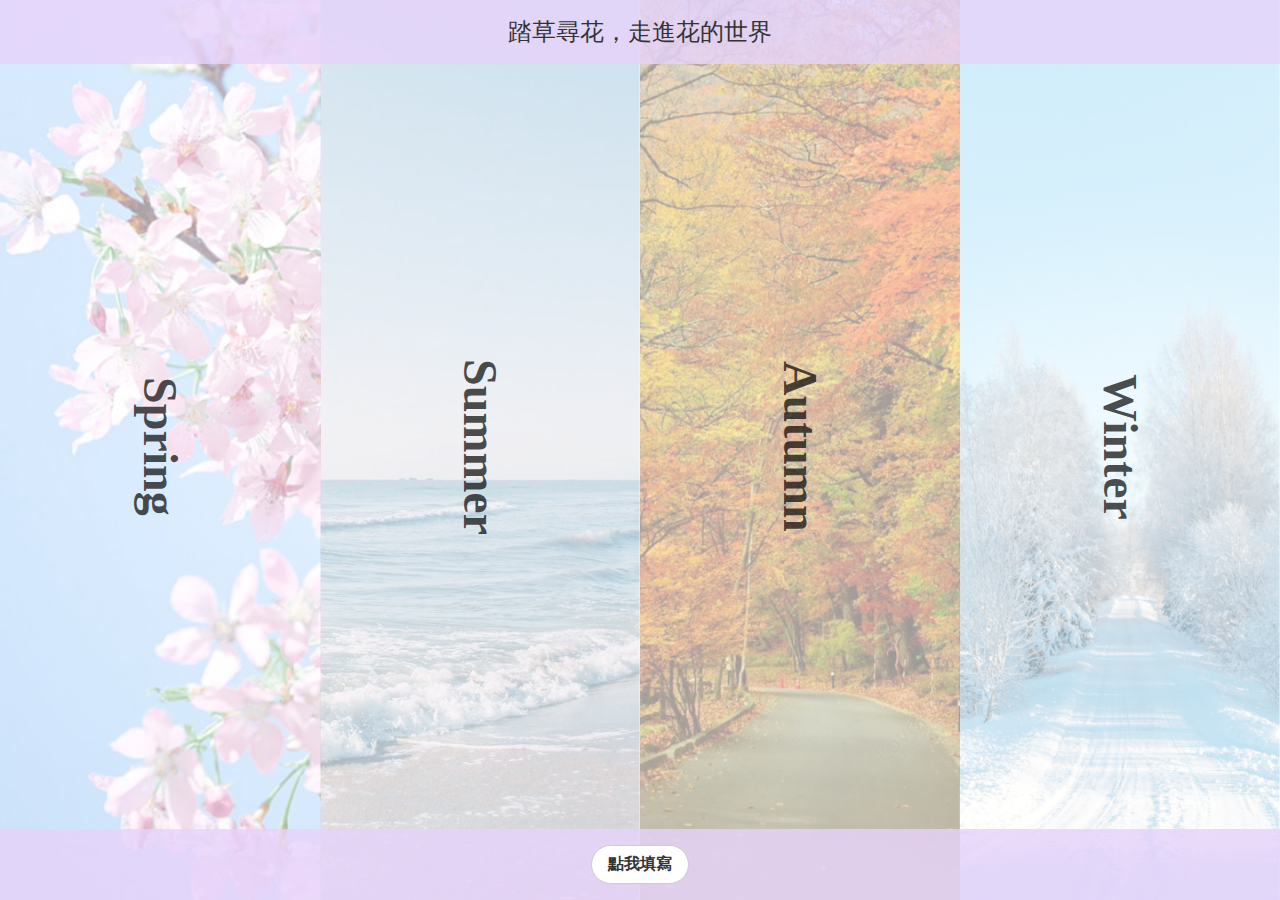
<file: index.html>
<!DOCTYPE html>
<html lang="zh-Hant">
<head>
  <meta charset="UTF-8">
  <meta name="viewport" content="width=device-width, initial-scale=1.0">
  <title>四季首頁</title>
  <link rel="stylesheet" href="style.css">
  <link rel="preconnect" href="https://fonts.googleapis.com">
</head>
<body>

  <header>
    踏草尋花，走進花的世界
  </header>

  <div class="seasons">
    <a href="spring.html" class="season">Spring</a>
    <a href="summer.html" class="season">Summer</a>
    <a href="autumn.html" class="season">Autumn</a>
    <a href="winter.html" class="season">Winter</a>
  </div>

  <footer>
    <a href="form.html" target="_blank" class="form-link">點我填寫</a>
  </footer>

</body>
</html>
</file>
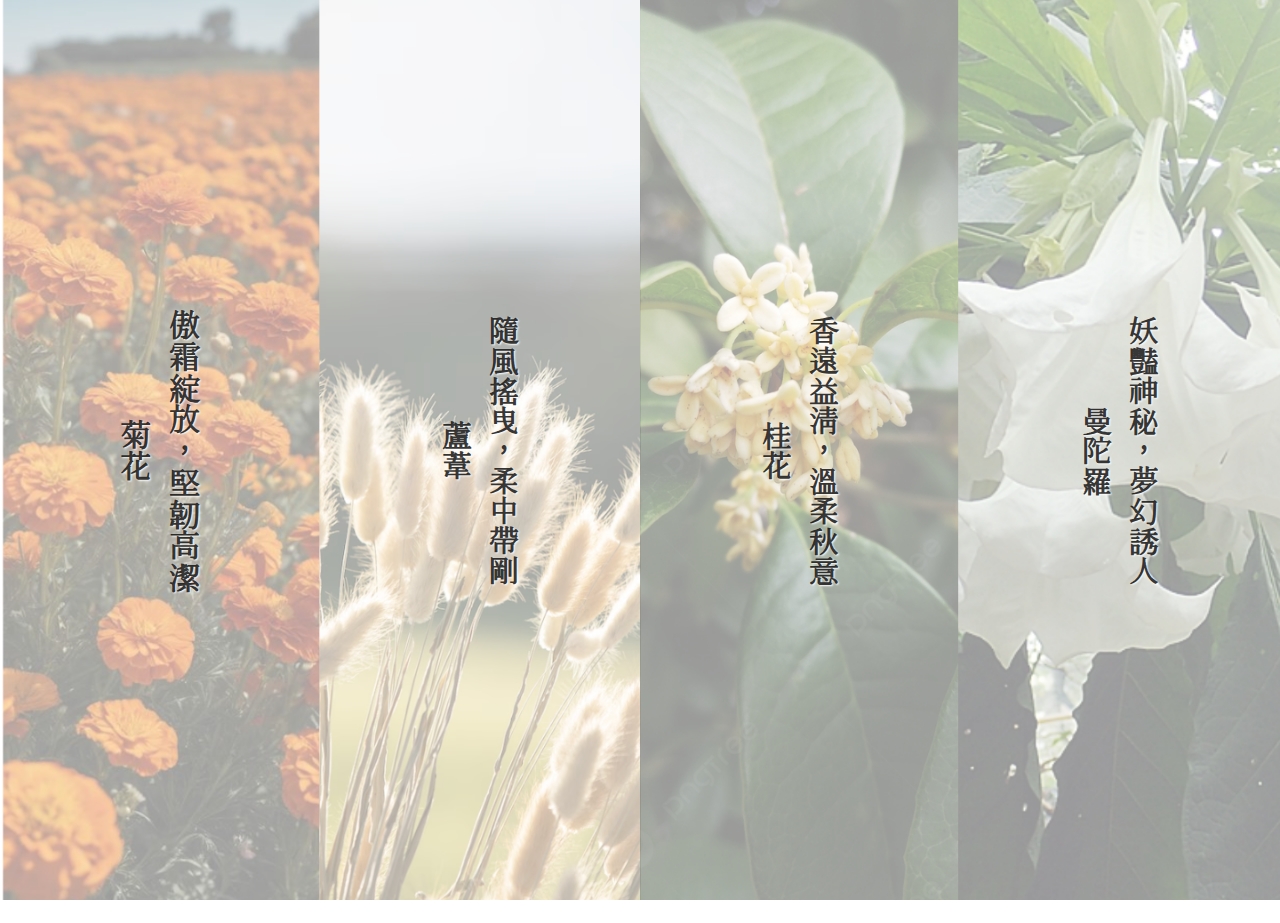
<file: autumn.html>
<!DOCTYPE html>
<html lang="zh-Hant">
<head>
  <meta charset="UTF-8" />
  <meta name="viewport" content="width=device-width, initial-scale=1.0"/>
  <title>秋天</title>
  <link rel="stylesheet" href="style2.css">
  <link href="https://fonts.googleapis.com/css2?family=Cactus+Classical+Serif&family=Ma+Shan+Zheng&family=Playfair+Display:ital,wght@0,400..900;1,400..900&display=swap" rel="stylesheet">
</head>
<body>
  <div class="container autumn">
    <div class="flower-block">
      <div class="flower-name">菊花</div>
      <div class="flower-desc">傲霜綻放，堅韌高潔</div>
    </div>
    <div class="flower-block">
      <div class="flower-name">蘆葦</div>
      <div class="flower-desc">隨風搖曳，柔中帶剛</div>
    </div>
    <div class="flower-block">
      <div class="flower-name">桂花</div>
      <div class="flower-desc">香遠益清，溫柔秋意</div>
    </div>
    <div class="flower-block">
      <div class="flower-name">曼陀羅</div>
      <div class="flower-desc">妖豔神秘，夢幻誘人</div>
    </div>
  </div>
</body>
</html>
</file>
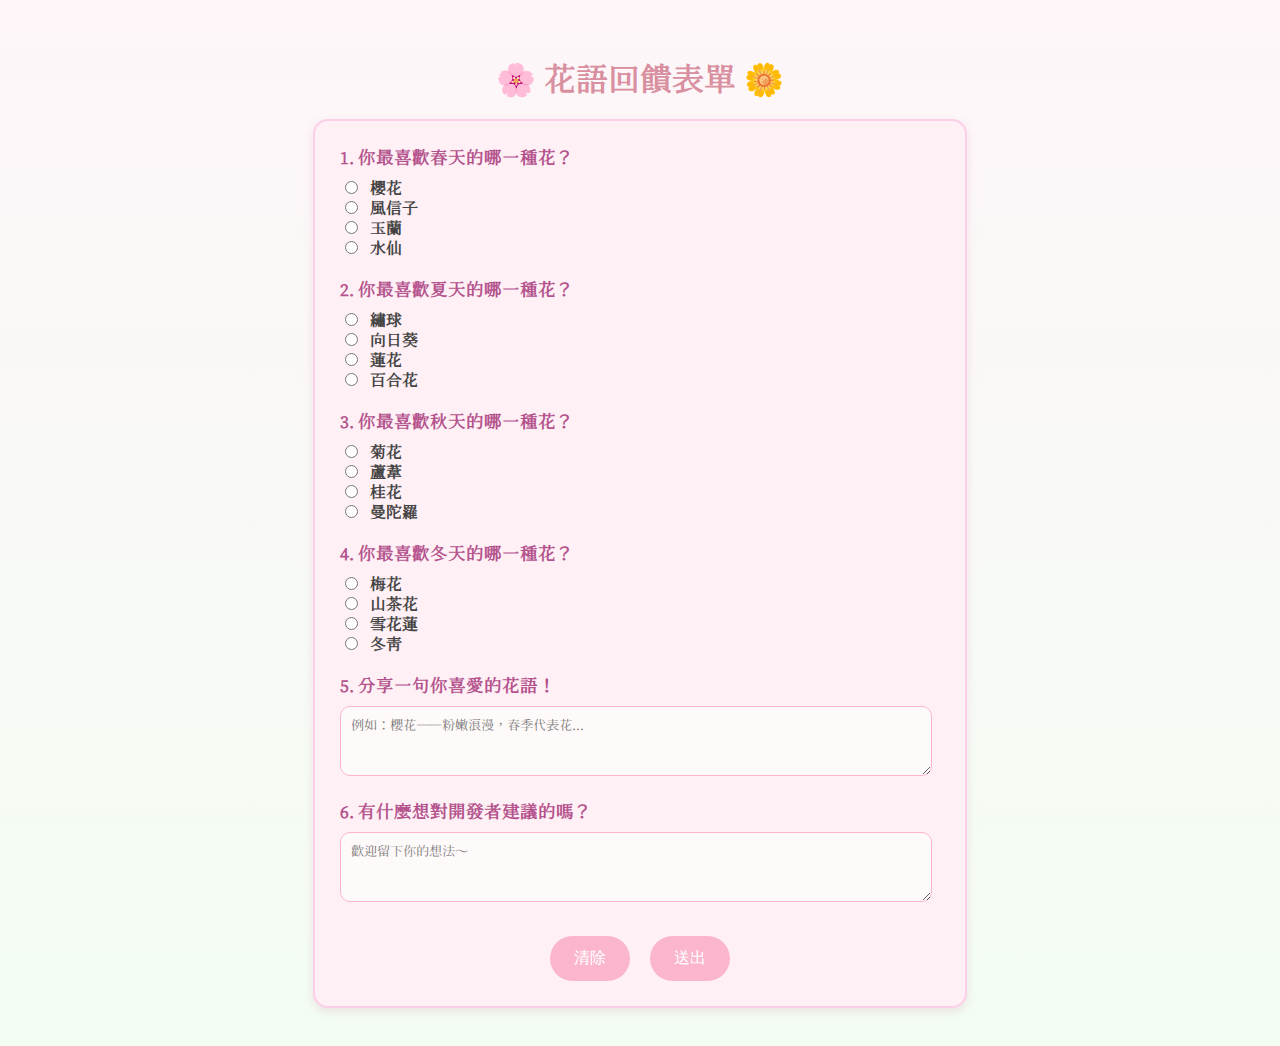
<file: form.html>
<!DOCTYPE html>
<html lang="zh-Hant">
<head>
  <meta charset="UTF-8">
  <meta name="viewport" content="width=device-width, initial-scale=1.0">
  <title>表單</title>
  <link href="https://fonts.googleapis.com/css2?family=Cactus+Classical+Serif&family=Ma+Shan+Zheng&family=Playfair+Display:ital,wght@0,400..900;1,400..900&display=swap" rel="stylesheet">
  <style>
    body {
      background: linear-gradient(to bottom, #fef6f9, #f3fdf3);
      color: #444;
      padding: 30px;
      font-family: "Cactus Classical Serif", serif;
      font-weight: bolder;
    }

    h1 {
      text-align: center;
      color: #d88fa0;
      margin-bottom: 20px;
    }

    form {
      background-color: #fff0f5;
      border: 2px solid #fbcfe8;
      border-radius: 15px;
      padding: 25px;
      max-width: 600px;
      margin: auto;
      box-shadow: 0 4px 10px rgba(220, 170, 190, 0.3);
    }

    .question {
      margin-bottom: 20px;
    }

    .question label {
      display: block;
      margin-bottom: 10px;
      font-size: 1.1em;
      color: #b4538d;
    }

    .question input[type="radio"] {
      margin-right: 8px;
    }

    textarea {
      width: 95%;
      padding: 10px;
      border: 1px solid #fbb6ce;
      border-radius: 10px;
      background-color: #fffafa;
      resize: vertical;
      font-family: inherit;
    }

    .buttons {
      display: flex;
      justify-content: center;
      gap: 20px;
      margin-top: 30px;
    }

    button {
      background-color: #fbb6ce;
      color: white;
      border: none;
      padding: 12px 24px;
      border-radius: 25px;
      font-size: 1em;
      cursor: pointer;
      transition: background-color 0.3s;
    }

    button:hover {
      background-color: #f687b3;
    }

    @media (max-width: 600px) {
      form {
        padding: 20px;
      }

      button {
        flex: 1;
      }
    }
  </style>
</head>
<body>

  <h1>🌸 花語回饋表單 🌼</h1>

  <form id="flowerForm">
    <div class="question">
      <label>1. 你最喜歡春天的哪一種花？</label>
      <input type="radio" name="spring" value="櫻花"> 櫻花<br>
      <input type="radio" name="spring" value="風信子"> 風信子<br>
      <input type="radio" name="spring" value="玉蘭"> 玉蘭<br>
      <input type="radio" name="spring" value="水仙"> 水仙
    </div>

    <div class="question">
      <label>2. 你最喜歡夏天的哪一種花？</label>
      <input type="radio" name="summer" value="繡球"> 繡球<br>
      <input type="radio" name="summer" value="向日葵"> 向日葵<br>
      <input type="radio" name="summer" value="蓮花"> 蓮花<br>
      <input type="radio" name="summer" value="百合花"> 百合花
    </div>

    <div class="question">
      <label>3. 你最喜歡秋天的哪一種花？</label>
      <input type="radio" name="autumn" value="菊花"> 菊花<br>
      <input type="radio" name="autumn" value="蘆葦"> 蘆葦<br>
      <input type="radio" name="autumn" value="桂花"> 桂花<br>
      <input type="radio" name="autumn" value="曼陀羅"> 曼陀羅
    </div>

    <div class="question">
      <label>4. 你最喜歡冬天的哪一種花？</label>
      <input type="radio" name="winter" value="梅花"> 梅花<br>
      <input type="radio" name="winter" value="山茶花"> 山茶花<br>
      <input type="radio" name="winter" value="雪花蓮"> 雪花蓮<br>
      <input type="radio" name="winter" value="冬青"> 冬青
    </div>

    <div class="question">
      <label>5. 分享一句你喜愛的花語！</label>
      <textarea name="flowerMessage" rows="3" placeholder="例如：櫻花——粉嫩浪漫，春季代表花..."></textarea>
    </div>

    <div class="question">
      <label>6. 有什麼想對開發者建議的嗎？</label>
      <textarea name="feedback" rows="3" placeholder="歡迎留下你的想法～"></textarea>
    </div>

    <div class="buttons">
      <button type="reset">清除</button>
      <button type="submit">送出</button>
    </div>
  </form>

</body>
</html>
</file>
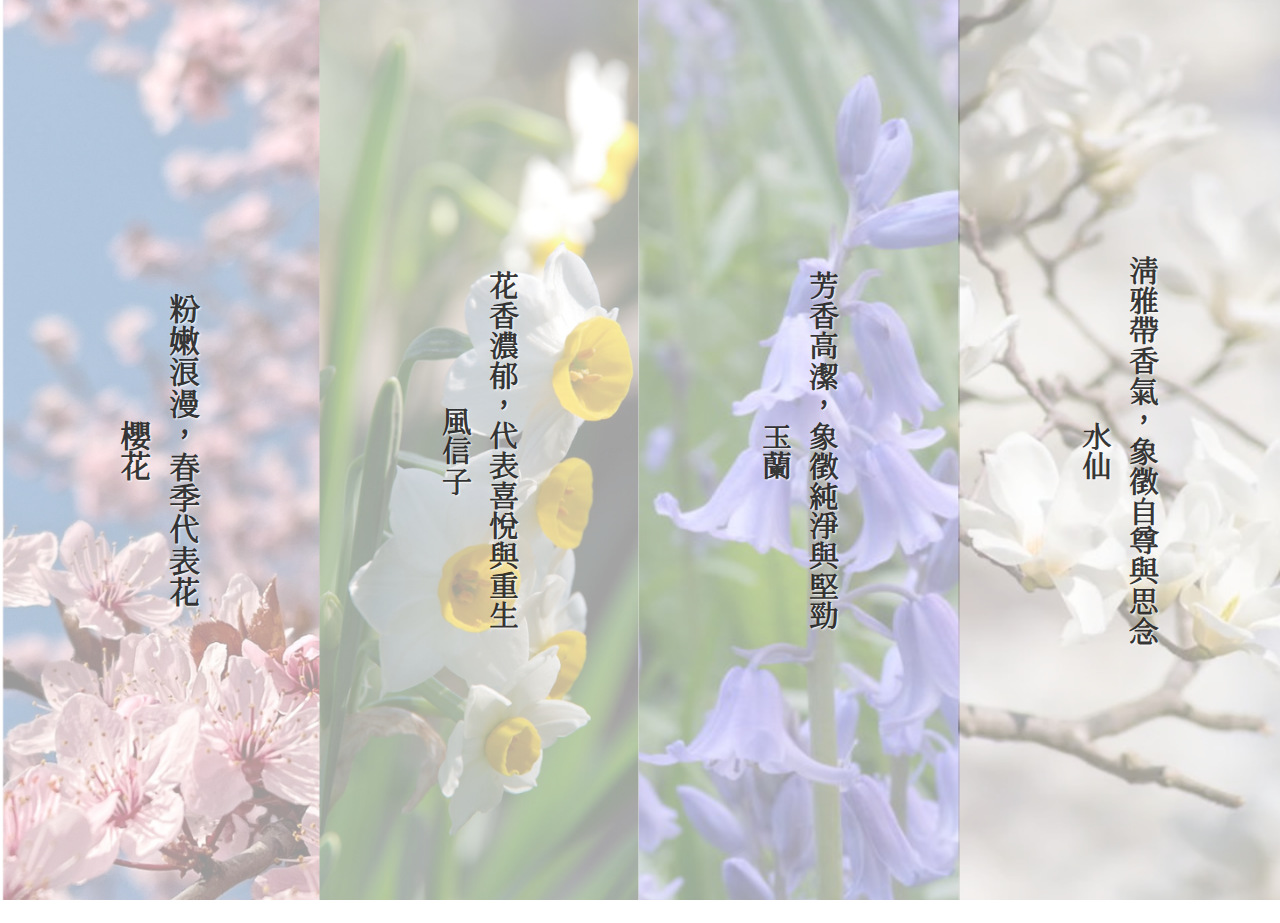
<file: spring.html>
<!DOCTYPE html>
<html lang="zh-Hant">
<head>
  <meta charset="UTF-8" />
  <meta name="viewport" content="width=device-width, initial-scale=1.0"/>
  <title>春天</title>
  <link rel="stylesheet" href="style2.css">
  <link href="https://fonts.googleapis.com/css2?family=Cactus+Classical+Serif&family=Ma+Shan+Zheng&family=Playfair+Display:ital,wght@0,400..900;1,400..900&display=swap" rel="stylesheet">
</head>
<body>
  <div class="container spring">
    <div class="flower-block">
      <div class="flower-name">櫻花</div>
      <div class="flower-desc">粉嫩浪漫，春季代表花</div>
    </div>
    <div class="flower-block">
      <div class="flower-name">風信子</div>
      <div class="flower-desc">花香濃郁，代表喜悅與重生</div>
    </div>
    <div class="flower-block">
      <div class="flower-name">玉蘭</div>
      <div class="flower-desc">芳香高潔，象徵純淨與堅勁</div>
    </div>
    <div class="flower-block">
      <div class="flower-name">水仙</div>
      <div class="flower-desc">清雅帶香氣，象徵自尊與思念</div>
    </div>
  </div>
</body>
</html>
</file>
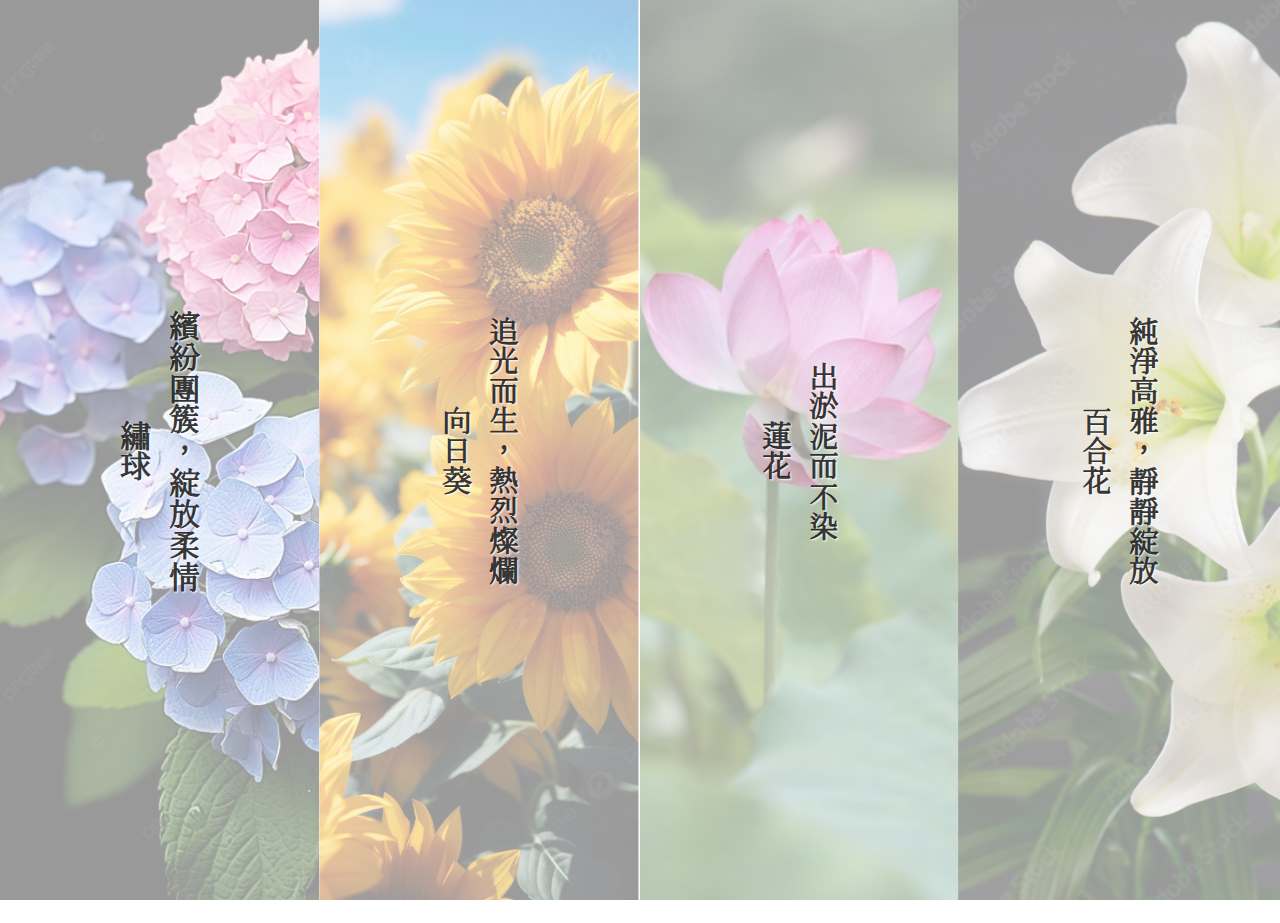
<file: summer.html>
<!DOCTYPE html>
<html lang="zh-Hant">
<head>
  <meta charset="UTF-8" />
  <meta name="viewport" content="width=device-width, initial-scale=1.0"/>
  <title>夏天</title>
  <link rel="stylesheet" href="style2.css">
  <link href="https://fonts.googleapis.com/css2?family=Cactus+Classical+Serif&family=Ma+Shan+Zheng&family=Playfair+Display:ital,wght@0,400..900;1,400..900&display=swap" rel="stylesheet">
</head>
<body>
  <div class="container summer">
    <div class="flower-block">
      <div class="flower-name">繡球</div>
      <div class="flower-desc">繽紛團簇，綻放柔情</div>
    </div>
    <div class="flower-block">
      <div class="flower-name">向日葵</div>
      <div class="flower-desc">追光而生，熱烈燦爛</div>
    </div>
    <div class="flower-block">
      <div class="flower-name">蓮花</div>
      <div class="flower-desc">出淤泥而不染</div>
    </div>
    <div class="flower-block">
      <div class="flower-name">百合花</div>
      <div class="flower-desc">純淨高雅，靜靜綻放</div>
    </div>
  </div>
</body>
</html>
</file>
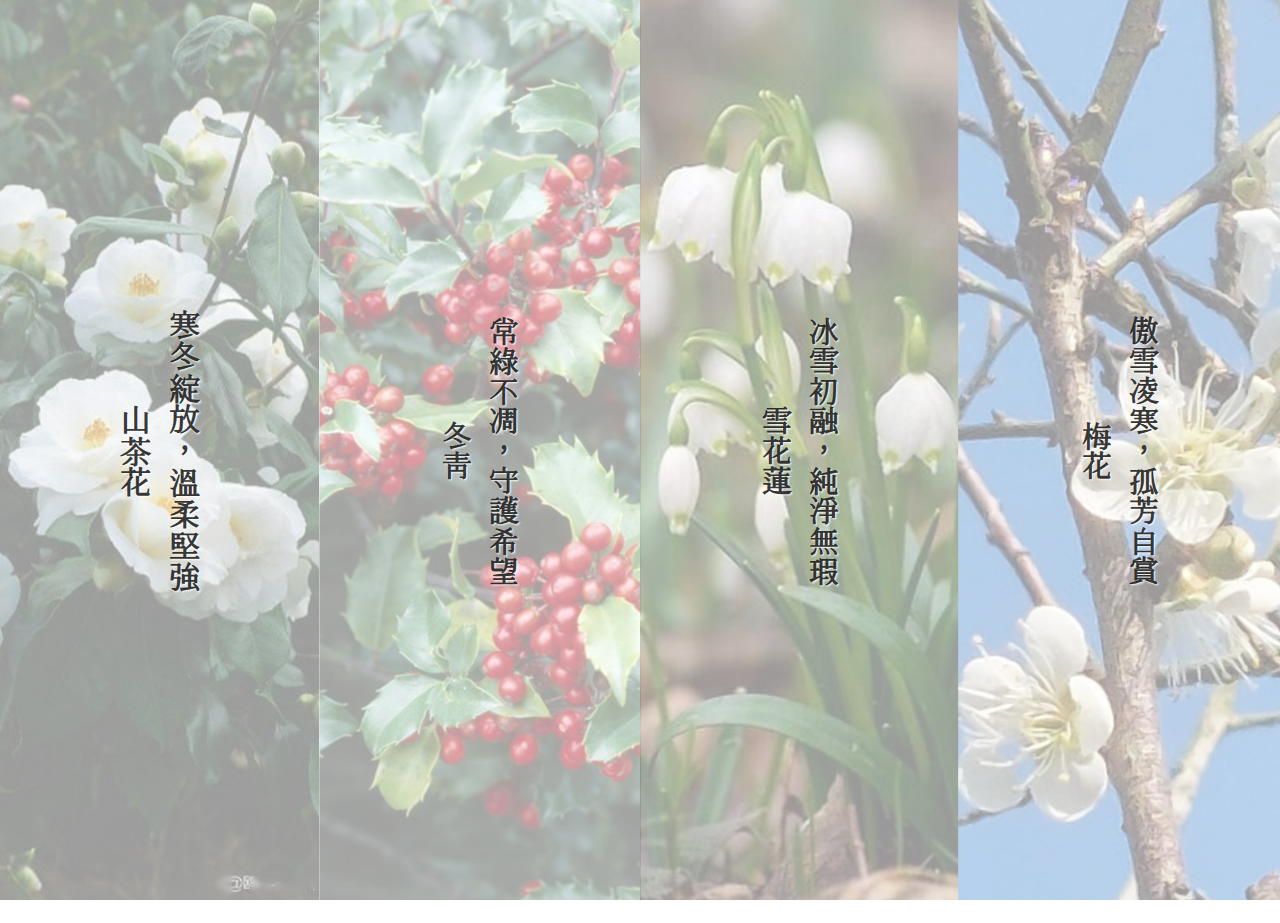
<file: winter.html>
<!DOCTYPE html>
<html lang="zh-Hant">
<head>
  <meta charset="UTF-8" />
  <meta name="viewport" content="width=device-width, initial-scale=1.0"/>
  <title>冬天</title>
  <link rel="stylesheet" href="style2.css">
  <link href="https://fonts.googleapis.com/css2?family=Cactus+Classical+Serif&family=Ma+Shan+Zheng&family=Playfair+Display:ital,wght@0,400..900;1,400..900&display=swap" rel="stylesheet">
</head>
<body>
  <div class="container winter">
    <div class="flower-block">
      <div class="flower-name">山茶花</div>
      <div class="flower-desc">寒冬綻放，溫柔堅強</div>
    </div>
    <div class="flower-block">
      <div class="flower-name">冬青</div>
      <div class="flower-desc">常綠不凋，守護希望</div>
    </div>
    <div class="flower-block">
      <div class="flower-name">雪花蓮</div>
      <div class="flower-desc">冰雪初融，純淨無瑕</div>
    </div>
    <div class="flower-block">
      <div class="flower-name">梅花</div>
      <div class="flower-desc">傲雪凌寒，孤芳自賞</div>
    </div>
  </div>
</body>
</html>
</file>
<file: style.css>
* {
  margin: 0;
  padding: 0;
  box-sizing: border-box;
}

html, body {
  width: 100vw;
  height: 100vh;
  overflow: hidden;
  font-family: "Cactus Classical Serif", serif;
}

body {
  background: url('index.png') no-repeat center center/cover;
  display: flex;
  flex-direction: column;
  justify-content: space-between;
}

header {
  background-color: rgba(230, 210, 250, 0.8);
  text-align: center;
  padding: 1rem;
  font-size: 1.5rem;
  color: #333;
}

.seasons {
  display: flex;
  height: 100%;
  flex: 1;
}

.season {
  flex: 1;
  display: flex;
  justify-content: center;
  align-items: center;
  writing-mode: vertical-rl;
  text-orientation: mixed;
  font-size: 3rem;
  font-weight: bold;
  color: rgba(0, 0, 0, 0.7);
  text-decoration: none;
  transition: transform 0.3s, color 0.3s;
}

.season:hover {
  transform: scale(1.1);
  color: #000;
}

footer {
  text-align: center;
  padding: 1rem;
  background-color: rgba(230, 210, 250, 0.8);
}

.form-link {
  display: inline-block;
  padding: 0.5rem 1rem;
  background-color: white;
  border-radius: 20px;
  border: 1px solid #ccc;
  text-decoration: none;
  color: #333;
  font-weight: bold;
  transition: background-color 0.3s;
}

.form-link:hover {
  background-color: #f0f0f0;
}

@media (orientation: portrait) {
  .seasons {
    flex-direction: column;
  }

  .season {
    writing-mode: horizontal-tb;
    font-size: 2rem;
  }
}
</file>
<file: style2.css>
html, body {
  margin: 0;
  padding: 0;
  width: 100vw;
  height: 100vh;
  overflow: hidden;
  font-family: "Cactus Classical Serif", serif;
}

.container {
  display: flex;
  justify-content: space-evenly;
  align-items: center;
  width: 100vw;
  height: 100vh;
  background-repeat: no-repeat;
  background-position: center center;
  background-size: cover;
}

.spring {
  background-image: url("1.png");
}
.summer {
  background-image: url("2.png");
}
.autumn {
  background-image: url("3.png");
}
.winter {
  background-image: url("4.png");
}

.flower-block {
  flex: 1;
  display: flex;
  justify-content: center;
  align-items: center;
  height: 100%;
  cursor: pointer;
  transition: transform 0.3s ease;
  
}

.flower-block:hover {
  transform: scale(1.05);
}

.flower-name,
.flower-desc {
  writing-mode: vertical-rl;
  text-align: center;
  font-size: 30px;
  font-weight: bold;
  color: rgba(0, 0, 0, 0.8);
  text-shadow: 1px 1px 2px white;
  background: none;
  border: none;
  padding: 0 5px;
}
</file>
